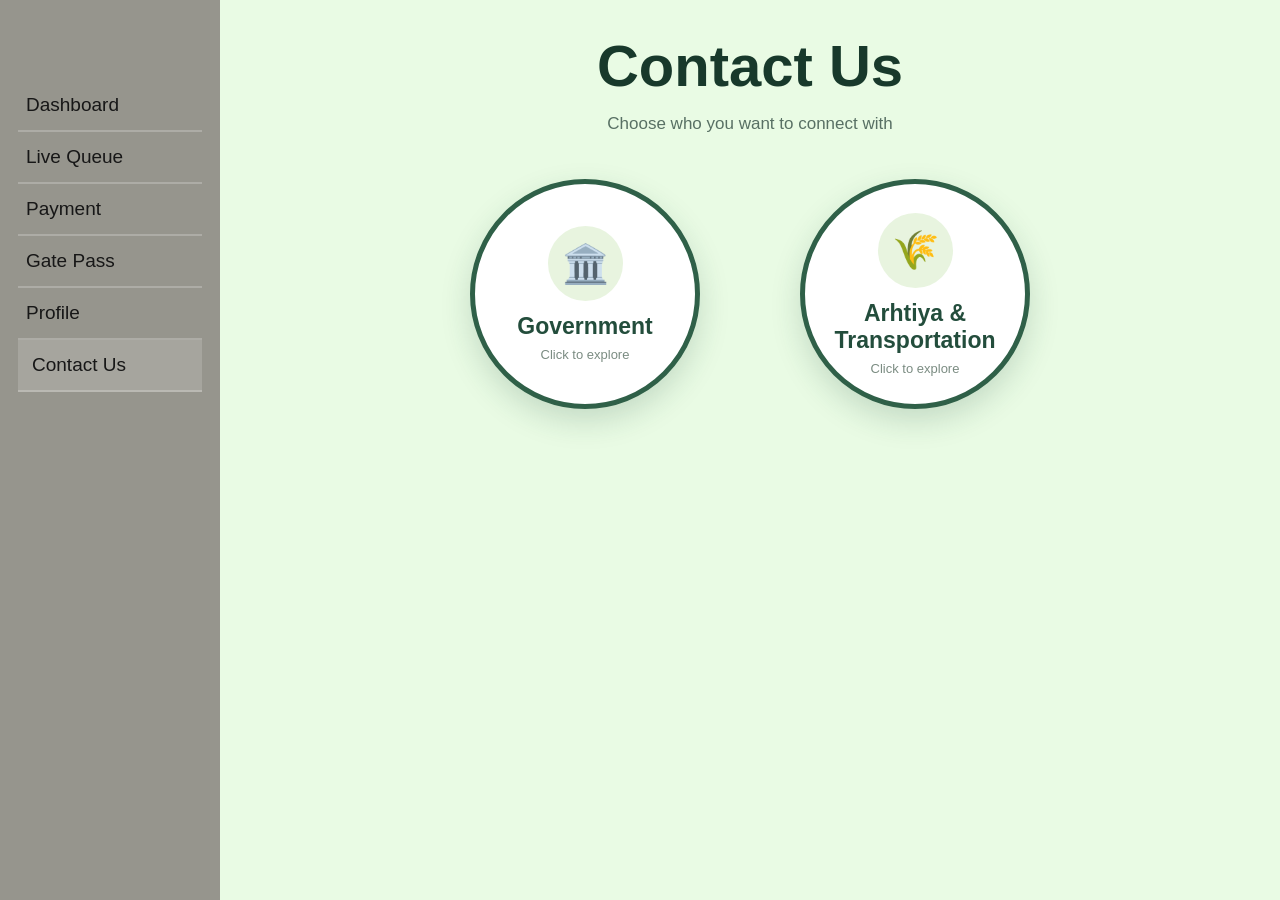
<file: eKharid_Merged/frontend/contact.html>
<!DOCTYPE html>
<html lang="en">

<head>

    <meta charset="UTF-8">
    <meta name="viewport" content="width=device-width, initial-scale=1.0">

    <title>Contact Us - e-Kharid</title>

    <link rel="stylesheet" href="css/style.css">

    <style>

        /* =========================================
           CONTACT PAGE
        ========================================= */

        .contact-page {
            width: 100%;
            max-width: 1000px;
            margin: 0 auto;
        }


        .contact-title {
            text-align: center;
            font-size: clamp(40px, 5vw, 58px);
            font-weight: 800;
            margin-bottom: 15px;
            color: #18392b;
        }


        .contact-subtitle {
            text-align: center;
            color: #587064;
            font-size: 17px;
            margin-bottom: 45px;
        }


        /* =========================================
           CIRCLE SELECTION
        ========================================= */

        .contact-options {

            display: flex;
            justify-content: center;
            align-items: center;

            gap: 100px;

            margin-top: 35px;
            margin-bottom: 45px;

        }


        .contact-option {

            width: 230px;
            height: 230px;

            border-radius: 50%;

            border: 5px solid #2f6048;

            background: white;

            display: flex;
            flex-direction: column;

            justify-content: center;
            align-items: center;

            cursor: pointer;

            box-shadow:
                0 12px 30px rgba(35, 77, 60, 0.18);

            transition: all 0.3s ease;

        }


        .contact-option:hover {

            transform: translateY(-10px) scale(1.03);

            border-color: #d6a63c;

            box-shadow:
                0 20px 40px rgba(35, 77, 60, 0.25);

        }


        .contact-icon {

            width: 75px;
            height: 75px;

            border-radius: 50%;

            background: #e8f4df;

            display: flex;
            align-items: center;
            justify-content: center;

            font-size: 38px;

            margin-bottom: 12px;

        }


        .contact-option h2 {

            margin: 0;

            color: #234d3c;

            font-size: 23px;

            text-align: center;

        }


        .contact-option p {

            margin-top: 7px;

            color: #7b8c82;

            font-size: 13px;

        }


        /* =========================================
           HIDDEN SECTIONS
        ========================================= */

        .contact-section {

            display: none;

            background: white;

            border-radius: 18px;

            padding: 32px;

            margin-top: 20px;

            border: 1px solid #dce9df;

            box-shadow:
                0 15px 40px rgba(35, 77, 60, 0.12);

            animation: slideDown 0.35s ease;

        }


        .contact-section.show {

            display: block;

        }


        @keyframes slideDown {

            from {

                opacity: 0;

                transform: translateY(-15px);

            }

            to {

                opacity: 1;

                transform: translateY(0);

            }

        }


        /* =========================================
           SECTION HEADER
        ========================================= */

        .section-header {

            display: flex;

            justify-content: space-between;

            align-items: center;

            margin-bottom: 25px;

        }


        .section-header h2 {

            color: #234d3c;

            font-size: 28px;

            margin: 0;

        }


        .close-section {

            border: none;

            background: #e8f4df;

            color: #234d3c;

            width: 38px;

            height: 38px;

            border-radius: 50%;

            font-size: 20px;

            cursor: pointer;

            transition: 0.2s;

        }


        .close-section:hover {

            background: #d6a63c;

            color: white;

        }


        /* =========================================
           GOVERNMENT INFO
        ========================================= */

        .info-grid {

            display: grid;

            grid-template-columns: 1fr 1fr;

            gap: 20px;

        }


        .info-box {

            background: #f3f8ef;

            border-left: 5px solid #2f6048;

            padding: 20px;

            border-radius: 10px;

        }


        .info-box span {

            display: block;

            color: #6c8175;

            font-size: 14px;

            margin-bottom: 6px;

        }


        .info-box strong {

            color: #234d3c;

            font-size: 17px;

        }


        /* =========================================
           BUTTONS
        ========================================= */

        .action-buttons {

            display: flex;

            gap: 15px;

            margin-top: 25px;

            flex-wrap: wrap;

        }


        .action-btn {

            padding: 13px 22px;

            border: none;

            border-radius: 9px;

            font-size: 15px;

            font-weight: 700;

            cursor: pointer;

            background: #2f6048;

            color: white;

            transition: 0.2s;

        }


        .action-btn:hover {

            transform: translateY(-2px);

            background: #234d3c;

        }


        .action-btn.secondary {

            background: #d6a63c;

            color: #1f3429;

        }


        /* =========================================
           ARHTIYA SEARCH
        ========================================= */

        .search-area {

            background: #f3f8ef;

            padding: 22px;

            border-radius: 12px;

            margin-bottom: 22px;

        }


        .search-area label {

            display: block;

            color: #234d3c;

            font-weight: 700;

            margin-bottom: 10px;

        }


        .search-row {

            display: flex;

            gap: 10px;

        }


        .search-row input {

            flex: 1;

            padding: 13px 15px;

            border: 1px solid #ccdacf;

            border-radius: 8px;

            outline: none;

            font-size: 15px;

        }


        .search-row input:focus {

            border-color: #2f6048;

        }


        .search-btn {

            padding: 12px 22px;

            border: none;

            border-radius: 8px;

            background: #2f6048;

            color: white;

            font-weight: 700;

            cursor: pointer;

        }


        /* =========================================
           SEARCH RESULT
        ========================================= */

        .arhtiya-result {

            display: none;

            background: #e8f4df;

            border-radius: 10px;

            padding: 18px;

            margin-top: 15px;

        }


        .arhtiya-result.show {

            display: block;

        }


        .arhtiya-result p {

            margin: 7px 0;

            color: #234d3c;

        }


        /* =========================================
           TRANSPORTATION
        ========================================= */

        .transport-box {

            background: #234d3c;

            color: white;

            padding: 22px;

            border-radius: 12px;

            margin-top: 20px;

        }


        .transport-box h3 {

            margin: 0 0 10px;

            color: #f0c75e;

        }


        .transport-number {

            font-size: 21px;

            font-weight: 800;

        }


        /* =========================================
           COMPLAINT
        ========================================= */

        .complaint-box {

            display: none;

            margin-top: 20px;

            background: #f8faf7;

            border: 1px solid #dce9df;

            padding: 20px;

            border-radius: 10px;

        }


        .complaint-box.show {

            display: block;

        }


        .complaint-box textarea {

            width: 100%;

            min-height: 110px;

            padding: 12px;

            border: 1px solid #ccdacf;

            border-radius: 8px;

            resize: vertical;

            font-family: Arial;

            font-size: 15px;

            box-sizing: border-box;

        }


        .submit-btn {

            margin-top: 12px;

            padding: 11px 20px;

            border: none;

            border-radius: 8px;

            background: #2f6048;

            color: white;

            font-weight: 700;

            cursor: pointer;

        }


        /* =========================================
           AI CHAT
        ========================================= */

        .chat-box {

            display: none;

            margin-top: 20px;

            background: #f3f8ef;

            padding: 20px;

            border-radius: 10px;

        }


        .chat-box.show {

            display: block;

        }


        .chat-box h3 {

            color: #234d3c;

            margin-top: 0;

        }

        .search-area > .action-btn {
            margin-top: 25px;
        }


        .chat-box input {

            width: 100%;

            padding: 12px;

            border: 1px solid #ccdacf;

            border-radius: 8px;

            margin-top: 12px;

            box-sizing: border-box;

        }


        /* =========================================
           MOBILE
        ========================================= */

        @media (max-width: 750px) {

            .contact-options {

                flex-direction: column;

                gap: 30px;

            }


            .contact-option {

                width: 200px;

                height: 200px;

            }


            .info-grid {

                grid-template-columns: 1fr;

            }


            .search-row {

                flex-direction: column;

            }


            .contact-section {

                padding: 22px;

            }

        }

    </style>

</head>


<body>


    <!-- =========================================
         WEBSITE
    ========================================= -->

    <div class="website">


        <!-- =====================================
             SIDEBAR
        ====================================== -->

        <aside class="sidebar">

            <div class="sidebar-menu">

                <button class="menu-item"
                    onclick="window.location.href='index.html'">
                    Dashboard
                </button>


                <button class="menu-item"
                    onclick="window.location.href='queue.html'">
                    Live Queue
                </button>


                <button class="menu-item"
                    onclick="window.location.href='payment.html'">
                    Payment
                </button>


                <button class="menu-item"
                    onclick="window.location.href='gatepass.html'">
                    Gate Pass
                </button>


                <button class="menu-item"
                    onclick="window.location.href='profile.html'">
                    Profile
                </button>


                <button class="menu-item active">
                    Contact Us
                </button>

            </div>

        </aside>



        <!-- =====================================
             MAIN
        ====================================== -->

        <main class="main-content">


            <div class="contact-page">


                <h1 class="contact-title">
                    Contact Us
                </h1>


                <p class="contact-subtitle">
                    Choose who you want to connect with
                </p>



                <!-- =================================
                     CIRCLES
                ================================== -->

                <div class="contact-options">


                    <!-- GOVERNMENT -->

                    <div
                        class="contact-option"
                        onclick="openSection('governmentSection')">

                        <div class="contact-icon">
                            🏛️
                        </div>

                        <h2>
                            Government
                        </h2>

                        <p>
                            Click to explore
                        </p>

                    </div>



                    <!-- ARHTIYA -->

                    <div
                        class="contact-option"
                        onclick="openSection('arhtiyaSection')">

                        <div class="contact-icon">
                            🌾
                        </div>

                        <h2>
                            Arhtiya &
                            Transportation
                        </h2>

                        <p>
                            Click to explore
                        </p>

                    </div>


                </div>



                <!-- =================================
                     GOVERNMENT SECTION
                ================================== -->

                <section
                    id="governmentSection"
                    class="contact-section">


                    <div class="section-header">

                        <h2>
                            🏛️ Government Support
                        </h2>

                        <button
                            class="close-section"
                            onclick="closeSection('governmentSection')">

                            ×

                        </button>

                    </div>



                    <div class="info-grid">


                        <div class="info-box">

                            <span>
                                Email
                            </span>

                            <strong>
                                support@Farmer-Go.gov.in
                            </strong>

                        </div>


                        <div class="info-box">

                            <span>
                                Mobile Number
                            </span>

                            <strong>
                                1800-XXX-XXXX
                            </strong>

                        </div>


                    </div>



                    <div class="action-buttons">

                        <button
                            class="action-btn"
                            onclick="toggleChat()">

                            🤖 AI Chat

                        </button>


                        <button
                            class="action-btn secondary"
                            onclick="toggleComplaint()">

                            📝 Suggestion / Complaint

                        </button>

                    </div>



                    <!-- AI CHAT -->

                    <div
                        id="chatBox"
                        class="chat-box">

                        <h3>
                            🤖 e-Kharid AI Assistant
                        </h3>

                        <p>
                            Hello! 👋 How can I help you?
                        </p>

                        <input
                            type="text"
                            id="chatInput"
                            placeholder="Type your question...">

                        <button
                            class="submit-btn"
                            onclick="sendChat()">

                            Send

                        </button>

                    </div>



                    <!-- COMPLAINT -->

                    <div
                        id="complaintBox"
                        class="complaint-box">

                        <h3>
                            Suggestion / Complaint
                        </h3>

                        <textarea
                            id="complaintText"
                            placeholder="Write your suggestion or complaint...">
                        </textarea>

                        <button
                            class="submit-btn"
                            onclick="submitComplaint()">

                            Submit

                        </button>

                    </div>


                </section>



                <!-- =================================
                     ARHTIYA SECTION
                ================================== -->

                <section
                    id="arhtiyaSection"
                    class="contact-section">


                    <div class="section-header">

                        <h2>
                            🌾 Arhtiya & Transportation
                        </h2>

                        <button
                            class="close-section"
                            onclick="closeSection('arhtiyaSection')">

                            ×

                        </button>

                    </div>



                    <!-- SEARCH -->

                    <div class="search-area">

                        <label>
                            Search Registered Arhtiya
                        </label>


                        <div class="search-row">

                            <input
                                type="text"
                                id="arhtiyaSearch"
                                placeholder="Enter Arhtiya name or ID">


                            <button
                                class="search-btn"
                                onclick="searchArhtiya()">

                                🔍 Search

                            </button>

                        </div>


                        <!-- RESULT -->

                        <div
                            id="arhtiyaResult"
                            class="arhtiya-result">

                            <p>
                                <strong>
                                    Arhtiya:
                                </strong>

                                <span id="arhtiyaName"></span>
                            </p>

                            <p>
                                <strong>
                                    Status:
                                </strong>

                                Registered ✓
                            </p>

                            <p>
                                <strong>
                                    Contact:
                                </strong>

                                Available through e-Kharid
                            </p>

                        </div>


                        <button
                            class="action-btn secondary"
                            onclick="toggleArhtiyaComplaint()">

                            📝 Complaint Box

                        </button>


                        <div
                            id="arhtiyaComplaint"
                            class="complaint-box">

                            <h3>
                                Arhtiya Complaint
                            </h3>

                            <textarea
                                placeholder="Write your complaint...">
                            </textarea>

                            <button
                                class="submit-btn"
                                onclick="submitComplaint()">

                                Submit Complaint

                            </button>

                        </div>

                    </div>



                    <!-- TRANSPORT -->

                    <div class="transport-box">

                        <h3>
                            🚜 Transportation Number
                        </h3>

                        <div class="transport-number">

                            📞 1800-XXX-XXXX

                        </div>

                    </div>


                </section>


            </div>

        </main>

    </div>



    <!-- =========================================
         JAVASCRIPT
    ========================================= -->

    <script src="js/script.js"></script>


    <script>

        /* =====================================
           OPEN SECTION
        ===================================== */

        function openSection(sectionId) {

            // Close both sections first

            document
                .querySelectorAll(".contact-section")
                .forEach(function(section) {

                    section.classList.remove("show");

                });


            // Open selected section

            const section =
                document.getElementById(sectionId);

            section.classList.add("show");


            // Scroll smoothly

            setTimeout(function() {

                section.scrollIntoView({
                    behavior: "smooth",
                    block: "start"
                });

            }, 100);

        }



        /* =====================================
           CLOSE SECTION
        ===================================== */

        function closeSection(sectionId) {

            document
                .getElementById(sectionId)
                .classList.remove("show");

        }



        /* =====================================
           AI CHAT
        ===================================== */

        function toggleChat() {

            const box =
                document.getElementById("chatBox");

            box.classList.toggle("show");

        }


        function sendChat() {

            const input =
                document.getElementById("chatInput");


            if (input.value.trim() === "") {

                alert("Please enter your question.");

                return;

            }


            alert(
                "AI Assistant received your query. (Demo)"
            );


            input.value = "";

        }



        /* =====================================
           GOVERNMENT COMPLAINT
        ===================================== */

        function toggleComplaint() {

            const box =
                document.getElementById("complaintBox");

            box.classList.toggle("show");

        }



        /* =====================================
           ARHTIYA SEARCH
        ===================================== */

        function searchArhtiya() {

            const input =
                document.getElementById("arhtiyaSearch");

            const result =
                document.getElementById("arhtiyaResult");

            const name =
                document.getElementById("arhtiyaName");


            if (input.value.trim() === "") {

                alert("Please enter an Arhtiya name or ID.");

                return;

            }


            name.textContent =
                input.value;

            result.classList.add("show");

        }

        



        /* =====================================
           ARHTIYA COMPLAINT
        ===================================== */

        function toggleArhtiyaComplaint() {

            const box =
                document.getElementById("arhtiyaComplaint");

            box.classList.toggle("show");

        }



        /* =====================================
           SUBMIT COMPLAINT
        ===================================== */

        function submitComplaint() {

            alert(
                "Your complaint has been submitted successfully! ✓"
            );

        }

    </script>


</body>

</html>
</file>
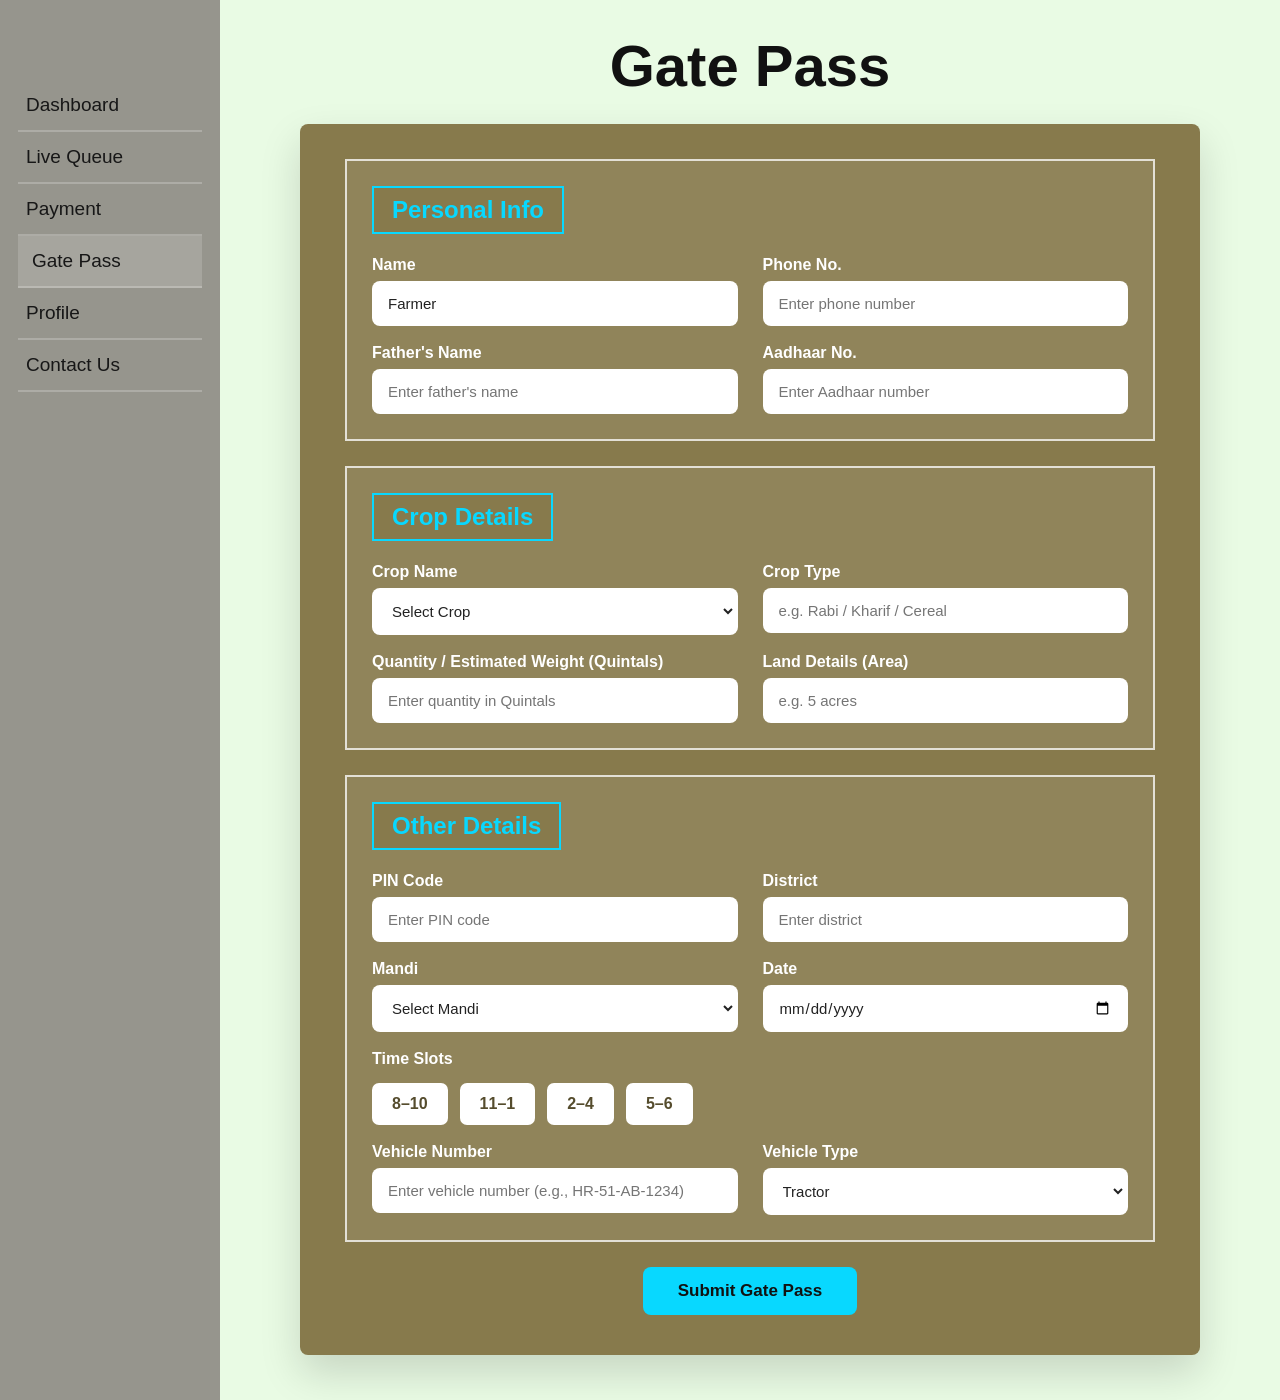
<file: eKharid_Merged/frontend/gatepass.html>
<!DOCTYPE html>
<html lang="en">

<head>
    <meta charset="UTF-8">
    <meta name="viewport" content="width=device-width, initial-scale=1.0">

    <title>Gate Pass - e-Kharid</title>

    <!-- Same CSS -->
    <link rel="stylesheet" href="css/style.css">

    <!-- Gate Pass CSS -->
    <style>
        /* =========================
           GATE PASS PAGE
        ========================== */

        .gatepass-page {
            width: 100%;
            max-width: 900px;
            margin: 0 auto;
        }

        .gatepass-title {
            text-align: center;
            font-size: clamp(38px, 5vw, 58px);
            margin-bottom: 25px;
            font-weight: 800;
        }

        .gatepass-form {
            background: #877a4c;
            padding: 35px 45px 40px;
            border-radius: 8px;
            box-shadow: 0 18px 40px rgba(0, 0, 0, 0.15);
        }

        .form-heading {
            display: inline-block;
            color: #08d8ff;
            font-size: 24px;
            font-weight: 800;
            padding: 8px 18px;
            border: 2px solid #08d8ff;
            margin-bottom: 22px;
            background: #877a4c;
        }

        .form-section {
            background: rgba(255, 255, 255, 0.08);
            border: 2px solid rgba(255, 255, 255, 0.75);
            padding: 25px;
            margin-bottom: 25px;
        }

        .form-grid {
            display: grid;
            grid-template-columns: 1fr 1fr;
            gap: 18px 25px;
        }

        .form-group {
            display: flex;
            flex-direction: column;
        }

        .form-group.full {
            grid-column: 1 / -1;
        }

        .form-group label {
            color: white;
            font-weight: 600;
            margin: 0 0 7px;
        }

        .form-group input,
        .form-group select {
            width: 100%;
            padding: 12px 14px;
            border: 2px solid transparent;
            border-radius: 8px;
            font-size: 15px;
            outline: none;
            background: white;
            color: #222;
        }

        .form-group input:focus,
        .form-group select:focus {
            border-color: #08d8ff;
        }

        /* TIME SLOTS */

        .time-slots {
            display: flex;
            flex-wrap: wrap;
            gap: 12px;
            margin-top: 8px;
        }

        .time-slots input {
            display: none;
        }

        .time-slots label {
            padding: 10px 18px;
            background: white;
            color: #554c2d;
            border: 2px solid transparent;
            border-radius: 7px;
            cursor: pointer;
            font-weight: 700;
            margin: 0;
            transition: 0.2s;
        }

        .time-slots label:hover {
            transform: translateY(-2px);
        }

        .time-slots input:checked + label {
            background: #08d8ff;
            color: #111;
            border-color: #111;
        }

        /* SUBMIT */

        .submit-container {
            text-align: center;
            margin-top: 10px;
        }

        .submit-btn {
            padding: 14px 35px;
            border: none;
            border-radius: 8px;
            background: #08d8ff;
            color: #111;
            font-size: 17px;
            font-weight: 800;
            cursor: pointer;
            transition: 0.2s;
        }

        .submit-btn:hover {
            transform: translateY(-3px);
            box-shadow: 0 8px 20px rgba(0, 0, 0, 0.2);
        }

        /* SUCCESS MESSAGE */

        .success-message {
            display: none;
            margin-top: 25px;
            padding: 20px;
            background: white;
            border-radius: 10px;
            text-align: center;
        }

        .success-message.show {
            display: block;
        }

        .success-message h3 {
            color: #554c2d;
            margin-bottom: 8px;
        }

        .success-message p {
            color: #333;
        }

        /* MOBILE */

        @media (max-width: 700px) {
            .gatepass-form {
                padding: 25px 18px;
            }

            .form-grid {
                grid-template-columns: 1fr;
            }

            .form-group.full {
                grid-column: auto;
            }

            .form-section {
                padding: 18px;
            }

            .time-slots {
                gap: 8px;
            }

            .time-slots label {
                padding: 9px 12px;
                font-size: 13px;
            }
        }
    </style>
</head>

<body>

    <div class="website">

        <!-- =========================
             SIDEBAR
        ========================== -->

        <aside class="sidebar">

            <div class="sidebar-menu">

                <button class="menu-item" onclick="window.location.href='index.html'">
                    Dashboard
                </button>

                <button class="menu-item" onclick="window.location.href='queue.html'">
                    Live Queue
                </button>

                <button class="menu-item" onclick="window.location.href='payment.html'">
                    Payment
                </button>

                <button class="menu-item active">
                    Gate Pass
                </button>

                <button class="menu-item" onclick="window.location.href='profile.html'">
                    Profile
                </button>

                <button class="menu-item" onclick="window.location.href='contact.html'">
                    Contact Us
                </button>

            </div>

        </aside>

        <!-- =========================
             MAIN CONTENT
        ========================== -->

        <main class="main-content">

            <div class="gatepass-page">

                <h1 class="gatepass-title">
                    Gate Pass
                </h1>

                <form class="gatepass-form" id="gatePassForm" onsubmit="handleGatePassSubmit(event)">

                    <!-- =========================
                         PERSONAL INFORMATION
                    ========================== -->

                    <section class="form-section">

                        <h2 class="form-heading">
                            Personal Info
                        </h2>

                        <div class="form-grid">

                            <div class="form-group">
                                <label for="name">
                                    Name
                                </label>

                                <input type="text" id="name" placeholder="Enter your name" required>
                            </div>

                            <div class="form-group">
                                <label for="phone">
                                    Phone No.
                                </label>

                                <input type="tel" id="phone" placeholder="Enter phone number" required>
                            </div>

                            <div class="form-group">
                                <label for="fatherName">
                                    Father's Name
                                </label>

                                <input type="text" id="fatherName" placeholder="Enter father's name" required>
                            </div>

                            <div class="form-group">
                                <label for="aadhaar">
                                    Aadhaar No.
                                </label>

                                <input type="text" id="aadhaar" placeholder="Enter Aadhaar number" maxlength="12" required>
                            </div>

                        </div>

                    </section>

                    <!-- =========================
                         CROP DETAILS
                    ========================== -->

                    <section class="form-section">

                        <h2 class="form-heading">
                            Crop Details
                        </h2>

                        <div class="form-grid">

                            <div class="form-group">
                                <label for="cropName">
                                    Crop Name
                                </label>

                                <select id="cropName" required>
                                    <option value="">Select Crop</option>
                                    <option value="Wheat">Wheat</option>
                                    <option value="Rice">Rice</option>
                                    <option value="Maize">Maize</option>
                                    <option value="Mustard">Mustard</option>
                                    <option value="Bajra">Bajra</option>
                                    <option value="Other">Other</option>
                                </select>
                            </div>

                            <div class="form-group">
                                <label for="cropType">
                                    Crop Type
                                </label>

                                <input type="text" id="cropType" placeholder="e.g. Rabi / Kharif / Cereal" required>
                            </div>

                            <div class="form-group">
                                <label for="estimatedWeight">
                                    Quantity / Estimated Weight (Quintals)
                                </label>

                                <input type="number" id="estimatedWeight" placeholder="Enter quantity in Quintals" step="0.1" min="0.1" required>
                            </div>

                            <div class="form-group">
                                <label for="landArea">
                                    Land Details (Area)
                                </label>

                                <input type="text" id="landArea" placeholder="e.g. 5 acres" required>
                            </div>

                        </div>

                    </section>

                    <!-- =========================
                         OTHER DETAILS
                    ========================== -->

                    <section class="form-section">

                        <h2 class="form-heading">
                            Other Details
                        </h2>

                        <div class="form-grid">

                            <div class="form-group">
                                <label for="pincode">
                                    PIN Code
                                </label>

                                <input type="text" id="pincode" placeholder="Enter PIN code" maxlength="6" required>
                            </div>

                            <div class="form-group">
                                <label for="district">
                                    District
                                </label>

                                <input type="text" id="district" placeholder="Enter district" required>
                            </div>

                            <div class="form-group">
                                <label for="mandi">
                                    Mandi
                                </label>

                                <select id="mandi" required>
                                    <option value="">Select Mandi</option>
                                    <option value="Faridabad Mandi">Faridabad Mandi</option>
                                    <option value="Karnal Mandi">Karnal Mandi</option>
                                    <option value="Ambala Mandi">Ambala Mandi</option>
                                </select>
                            </div>

                            <div class="form-group">
                                <label for="desiredDate">
                                    Date
                                </label>

                                <input type="date" id="desiredDate" required>
                            </div>

                            <!-- TIME SLOTS -->

                            <div class="form-group full">
                                <label>
                                    Time Slots
                                </label>

                                <div class="time-slots">
                                    <input type="radio" id="slot1" name="timeSlot" value="08:00 - 10:00" required>
                                    <label for="slot1">8–10</label>

                                    <input type="radio" id="slot2" name="timeSlot" value="11:00 - 13:00">
                                    <label for="slot2">11–1</label>

                                    <input type="radio" id="slot3" name="timeSlot" value="14:00 - 16:00">
                                    <label for="slot3">2–4</label>

                                    <input type="radio" id="slot4" name="timeSlot" value="17:00 - 18:00">
                                    <label for="slot4">5–6</label>
                                </div>
                            </div>

                            <!-- VEHICLE -->

                            <div class="form-group">
                                <label for="vehicleNumber">
                                    Vehicle Number
                                </label>

                                <input type="text" id="vehicleNumber" placeholder="Enter vehicle number (e.g., HR-51-AB-1234)" required>
                            </div>

                            <div class="form-group">
                                <label for="vehicleType">
                                    Vehicle Type
                                </label>

                                <select id="vehicleType" required>
                                    <option value="Tractor">Tractor</option>
                                    <option value="Trolley">Trolley</option>
                                    <option value="Truck">Truck</option>
                                </select>
                            </div>

                        </div>

                    </section>

                    <!-- SUBMIT -->

                    <div class="submit-container">
                        <button type="submit" class="submit-btn">
                            Submit Gate Pass
                        </button>
                    </div>

                    <!-- SUCCESS -->

                    <div id="successMessage" class="success-message">
                        <h3>
                            ✓ Gate Pass Submitted
                        </h3>

                        <p>
                            Your gate pass request has been submitted successfully.
                        </p>
                    </div>

                </form>

            </div>

        </main>

    </div>

    <!-- JAVASCRIPT -->
    <script src="js/script.js"></script>

</body>

</html>
</file>
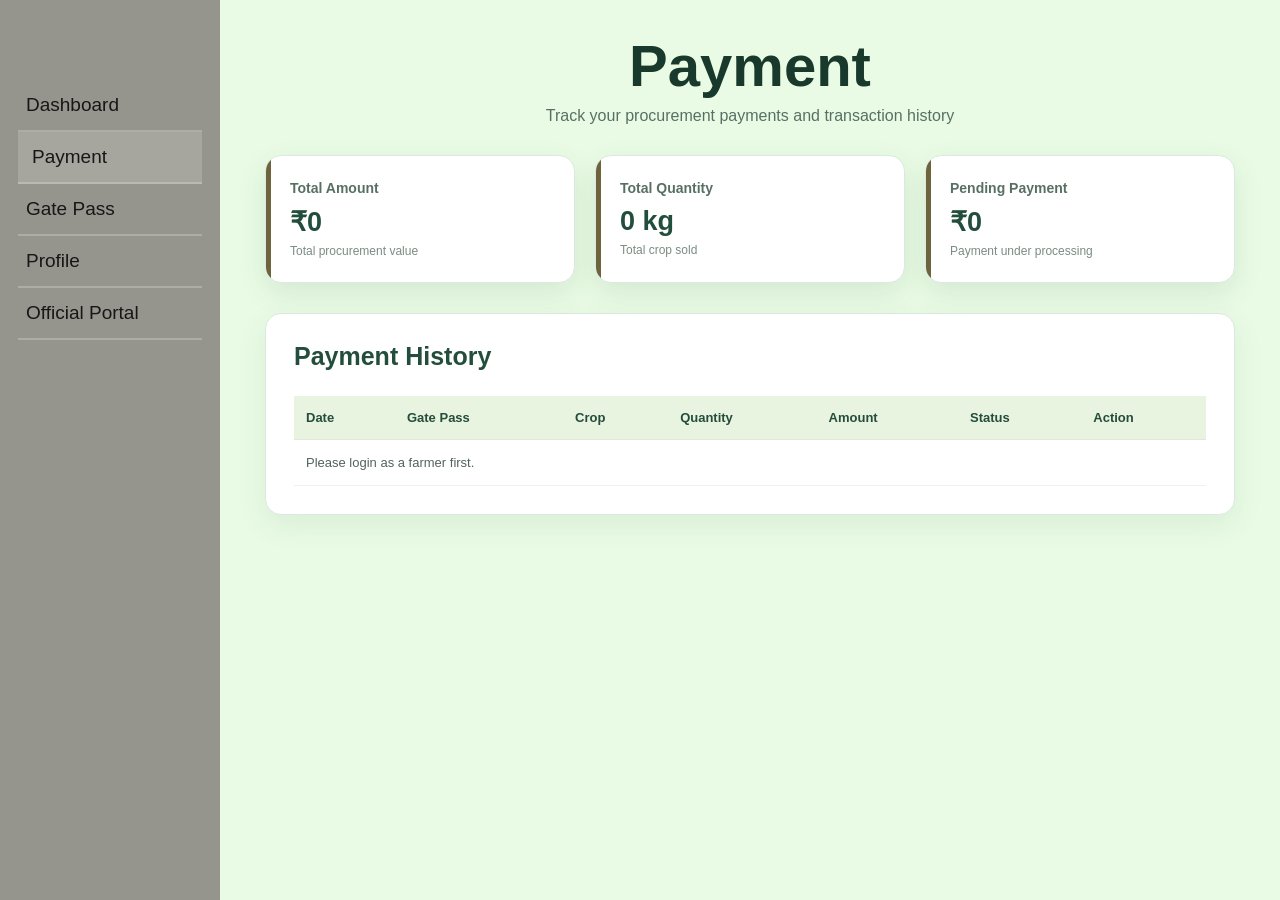
<file: eKharid_Merged/frontend/payment.html>
<!DOCTYPE html>
<html lang="en">

<head>
    <meta charset="UTF-8">
    <meta name="viewport" content="width=device-width, initial-scale=1.0">
    <title>Payment - e-Kharid</title>
    <link rel="stylesheet" href="css/style.css">
    <style>
        .payment-page {
            width: 100%;
            max-width: 1100px;
            margin: 0 auto;
        }

        .payment-title {
            text-align: center;
            font-size: clamp(40px, 5vw, 58px);
            font-weight: 800;
            color: #18392b;
            margin-bottom: 8px;
        }

        .payment-subtitle {
            text-align: center;
            color: #587064;
            font-size: 16px;
            margin-bottom: 30px;
        }

        .payment-summary {
            display: grid;
            grid-template-columns: repeat(3, 1fr);
            gap: 20px;
            margin-bottom: 30px;
        }

        .summary-card {
            background: white;
            border-radius: 16px;
            padding: 24px;
            border: 1px solid #dce9df;
            box-shadow: 0 10px 28px rgba(35, 77, 60, 0.10);
            position: relative;
            overflow: hidden;
        }

        .summary-card::before {
            content: "";
            position: absolute;
            left: 0;
            top: 0;
            width: 5px;
            height: 100%;
            background: #6d633d;
        }

        .summary-card h3 {
            color: #587064;
            font-size: 14px;
            margin-bottom: 10px;
            font-weight: 700;
        }

        .summary-amount {
            font-size: 27px;
            font-weight: 800;
            color: #234d3c;
        }

        .summary-description {
            margin-top: 6px;
            font-size: 12px;
            color: #7b8c82;
        }

        .payment-section {
            background: white;
            border-radius: 16px;
            padding: 28px;
            margin-bottom: 25px;
            border: 1px solid #dce9df;
            box-shadow: 0 10px 30px rgba(35, 77, 60, 0.08);
        }

        .payment-section-title {
            color: #234d3c;
            font-size: 25px;
            font-weight: 800;
            margin-bottom: 25px;
        }

        .table-wrapper {
            width: 100%;
            overflow-x: auto;
        }

        .payment-table {
            width: 100%;
            min-width: 750px;
            border-collapse: collapse;
        }

        .payment-table thead {
            background: #e8f4df;
        }

        .payment-table th {
            padding: 14px 12px;
            text-align: left;
            color: #234d3c;
            font-size: 13px;
            font-weight: 800;
            border-bottom: 1px solid #dce9df;
        }

        .payment-table td {
            padding: 15px 12px;
            color: #52635a;
            font-size: 13px;
            border-bottom: 1px solid #edf2ee;
        }

        .amount-cell {
            font-weight: 800;
            color: #234d3c !important;
        }

        .status-badge {
            display: inline-block;
            padding: 6px 13px;
            border-radius: 20px;
            font-size: 11px;
            font-weight: 800;
        }

        .status-paid {
            background: #e3f0e2;
            color: #37653b;
        }

        .status-processing {
            background: #fff2d8;
            color: #9a6a13;
        }

        .payment-view-btn {
            background: #6d633d;
            color: white;
            border: none;
            padding: 8px 16px;
            border-radius: 7px;
            font-size: 12px;
            font-weight: 700;
            cursor: pointer;
        }

        .transaction-modal {
            display: none;
            position: fixed;
            inset: 0;
            background: rgba(0, 0, 0, 0.55);
            justify-content: center;
            align-items: center;
            padding: 20px;
            z-index: 1000;
        }

        .transaction-modal.show {
            display: flex;
        }

        .transaction-box {
            width: 100%;
            max-width: 600px;
            background: white;
            border-radius: 18px;
            padding: 30px;
            position: relative;
        }

        .close-modal {
            position: absolute;
            top: 12px;
            right: 18px;
            border: none;
            background: transparent;
            font-size: 30px;
            cursor: pointer;
        }

        .modal-details {
            background: #f8fbf7;
            border: 1px solid #dce9df;
            border-radius: 10px;
            padding: 8px 16px;
        }

        .modal-detail-row {
            display: flex;
            justify-content: space-between;
            padding: 12px 0;
            border-bottom: 1px solid #e1e9e3;
            font-size: 13px;
        }

        .download-receipt {
            width: 100%;
            margin-top: 20px;
            padding: 13px;
            background: #08d8ff;
            color: #111;
            border: none;
            border-radius: 8px;
            font-weight: 800;
            cursor: pointer;
        }
    </style>
</head>

<body>
    <div class="website">
        <aside class="sidebar">
            <div class="sidebar-menu">
                <button class="menu-item" onclick="window.location.href='index.html'">Dashboard</button>
                <button class="menu-item active">Payment</button>
                <button class="menu-item" onclick="window.location.href='gatepass.html'">Gate Pass</button>
                <button class="menu-item" onclick="window.location.href='profile.html'">Profile</button>
                <button class="menu-item" onclick="window.location.href='official.html'">Official Portal</button>
            </div>
        </aside>

        <main class="main-content">
            <div class="payment-page">
                <h1 class="payment-title">Payment</h1>
                <p class="payment-subtitle">Track your procurement payments and transaction history</p>

                <div class="payment-summary">
                    <div class="summary-card">
                        <h3>Total Amount</h3>
                        <div class="summary-amount" id="totalAmount">₹0</div>
                        <div class="summary-description">Total procurement value</div>
                    </div>
                    <div class="summary-card">
                        <h3>Total Quantity</h3>
                        <div class="summary-amount" id="totalQuantity">0 kg</div>
                        <div class="summary-description">Total crop sold</div>
                    </div>
                    <div class="summary-card">
                        <h3>Pending Payment</h3>
                        <div class="summary-amount" id="pendingAmount">₹0</div>
                        <div class="summary-description">Payment under processing</div>
                    </div>
                </div>

                <section class="payment-section">
                    <h2 class="payment-section-title">Payment History</h2>
                    <div class="table-wrapper">
                        <table class="payment-table">
                            <thead>
                                <tr>
                                    <th>Date</th>
                                    <th>Gate Pass</th>
                                    <th>Crop</th>
                                    <th>Quantity</th>
                                    <th>Amount</th>
                                    <th>Status</th>
                                    <th>Action</th>
                                </tr>
                            </thead>
                            <tbody id="paymentTableBody">
                                <!-- Dynamic Loading -->
                            </tbody>
                        </table>
                    </div>
                </section>
            </div>
        </main>
    </div>

    <!-- TRANSACTION MODAL -->
    <div class="transaction-modal" id="transactionModal">
        <div class="transaction-box">
            <button class="close-modal" onclick="closeTransaction()">&times;</button>
            <h2>Transaction Details</h2>
            <div class="modal-details">
                <div class="modal-detail-row"><span>Farmer Name</span><span id="modalFarmer">-</span></div>
                <div class="modal-detail-row"><span>Gate Pass</span><span id="modalGatePass">-</span></div>
                <div class="modal-detail-row"><span>Crop</span><span id="modalCrop">-</span></div>
                <div class="modal-detail-row"><span>Quantity</span><span id="modalQuantity">-</span></div>
                <div class="modal-detail-row"><span>Final Amount</span><span id="modalFinalAmount">-</span></div>
            </div>
            <button class="download-receipt" onclick="downloadReceipt()">↓ Download Transaction Receipt</button>
        </div>
    </div>

    <script src="js/script.js"></script>
    <script>
        let paymentsData = [];
        let currentTransaction = null;

        async function fetchPaymentDetails() {
            const farmerId = getFarmerId();
            const tbody = document.getElementById("paymentTableBody");
            if (!farmerId) {
                tbody.innerHTML = '<tr><td colspan="7">Please login as a farmer first.</td></tr>';
                return;
            }
            try {
                const history = await apiGet(`/payment/history/${farmerId}`);
                paymentsData = [];
                for (const p of history) {
                    let gate = {};
                    try { gate = await apiGet(`/gate-pass/${p.gate_pass_id}`); } catch (_) {}
                    paymentsData.push({
                        ...p,
                        date: p.payment_date,
                        crop_name: gate.crop_name || "-",
                        quantity: gate.estimated_weight || 0,
                        farmer_name: getUserName()
                    });
                }
                renderPayments();
            } catch (err) {
                console.error(err);
                tbody.innerHTML = `<tr><td colspan="7">${err.message}</td></tr>`;
            }
        }

        function renderPayments() {
            const tbody = document.getElementById("paymentTableBody");
            tbody.innerHTML = "";
            let totalAmt=0,totalQty=0,pendingAmt=0;
            paymentsData.forEach((txn,idx)=>{
                totalAmt += Number(txn.amount||0);
                totalQty += Number(txn.quantity||0);
                if ((txn.status||'').toUpperCase() !== 'PAID') pendingAmt += Number(txn.amount||0);
                const tr=document.createElement('tr');
                tr.innerHTML=`<td>${txn.date||'N/A'}</td><td>${txn.gate_pass_id}</td><td>${txn.crop_name}</td><td>${txn.quantity} Quintals</td><td class="amount-cell">₹${Number(txn.amount||0).toLocaleString('en-IN')}</td><td><span class="status-badge ${String(txn.status).toUpperCase()==='PAID'?'status-paid':'status-processing'}">${txn.status}</span></td><td><button class="payment-view-btn" onclick="viewTransaction(${idx})">View</button></td>`;
                tbody.appendChild(tr);
            });
            document.getElementById('totalAmount').textContent=`₹${totalAmt.toLocaleString('en-IN')}`;
            document.getElementById('totalQuantity').textContent=`${totalQty.toLocaleString('en-IN')} Quintals`;
            document.getElementById('pendingAmount').textContent=`₹${pendingAmt.toLocaleString('en-IN')}`;
        }

        function viewTransaction(index){
            currentTransaction=paymentsData[index];
            document.getElementById('modalFarmer').textContent=currentTransaction.farmer_name||getUserName();
            document.getElementById('modalGatePass').textContent=currentTransaction.gate_pass_id;
            document.getElementById('modalCrop').textContent=currentTransaction.crop_name;
            document.getElementById('modalQuantity').textContent=currentTransaction.quantity+' Quintals';
            document.getElementById('modalFinalAmount').textContent='₹'+Number(currentTransaction.amount||0).toLocaleString('en-IN');
            document.getElementById('transactionModal').classList.add('show');
        }

        function closeTransaction(){document.getElementById('transactionModal').classList.remove('show');}

        function downloadReceipt(){
            if(!currentTransaction)return;
            const content=`e-KHARID RECEIPT\nFarmer: ${currentTransaction.farmer_name}\nGate Pass: ${currentTransaction.gate_pass_id}\nCrop: ${currentTransaction.crop_name}\nQuantity: ${currentTransaction.quantity} Quintals\nAmount: ₹${currentTransaction.amount}\nDate: ${currentTransaction.date}\nTransaction ID: ${currentTransaction.transaction_id}\nStatus: ${currentTransaction.status}`;
            const blob=new Blob([content],{type:'text/plain'});
            const link=document.createElement('a');
            link.href=URL.createObjectURL(blob);
            link.download=`Receipt_${currentTransaction.gate_pass_id}.txt`;
            link.click();
        }

        document.addEventListener('DOMContentLoaded',fetchPaymentDetails);
    </script>
</body>

</html>
</file>
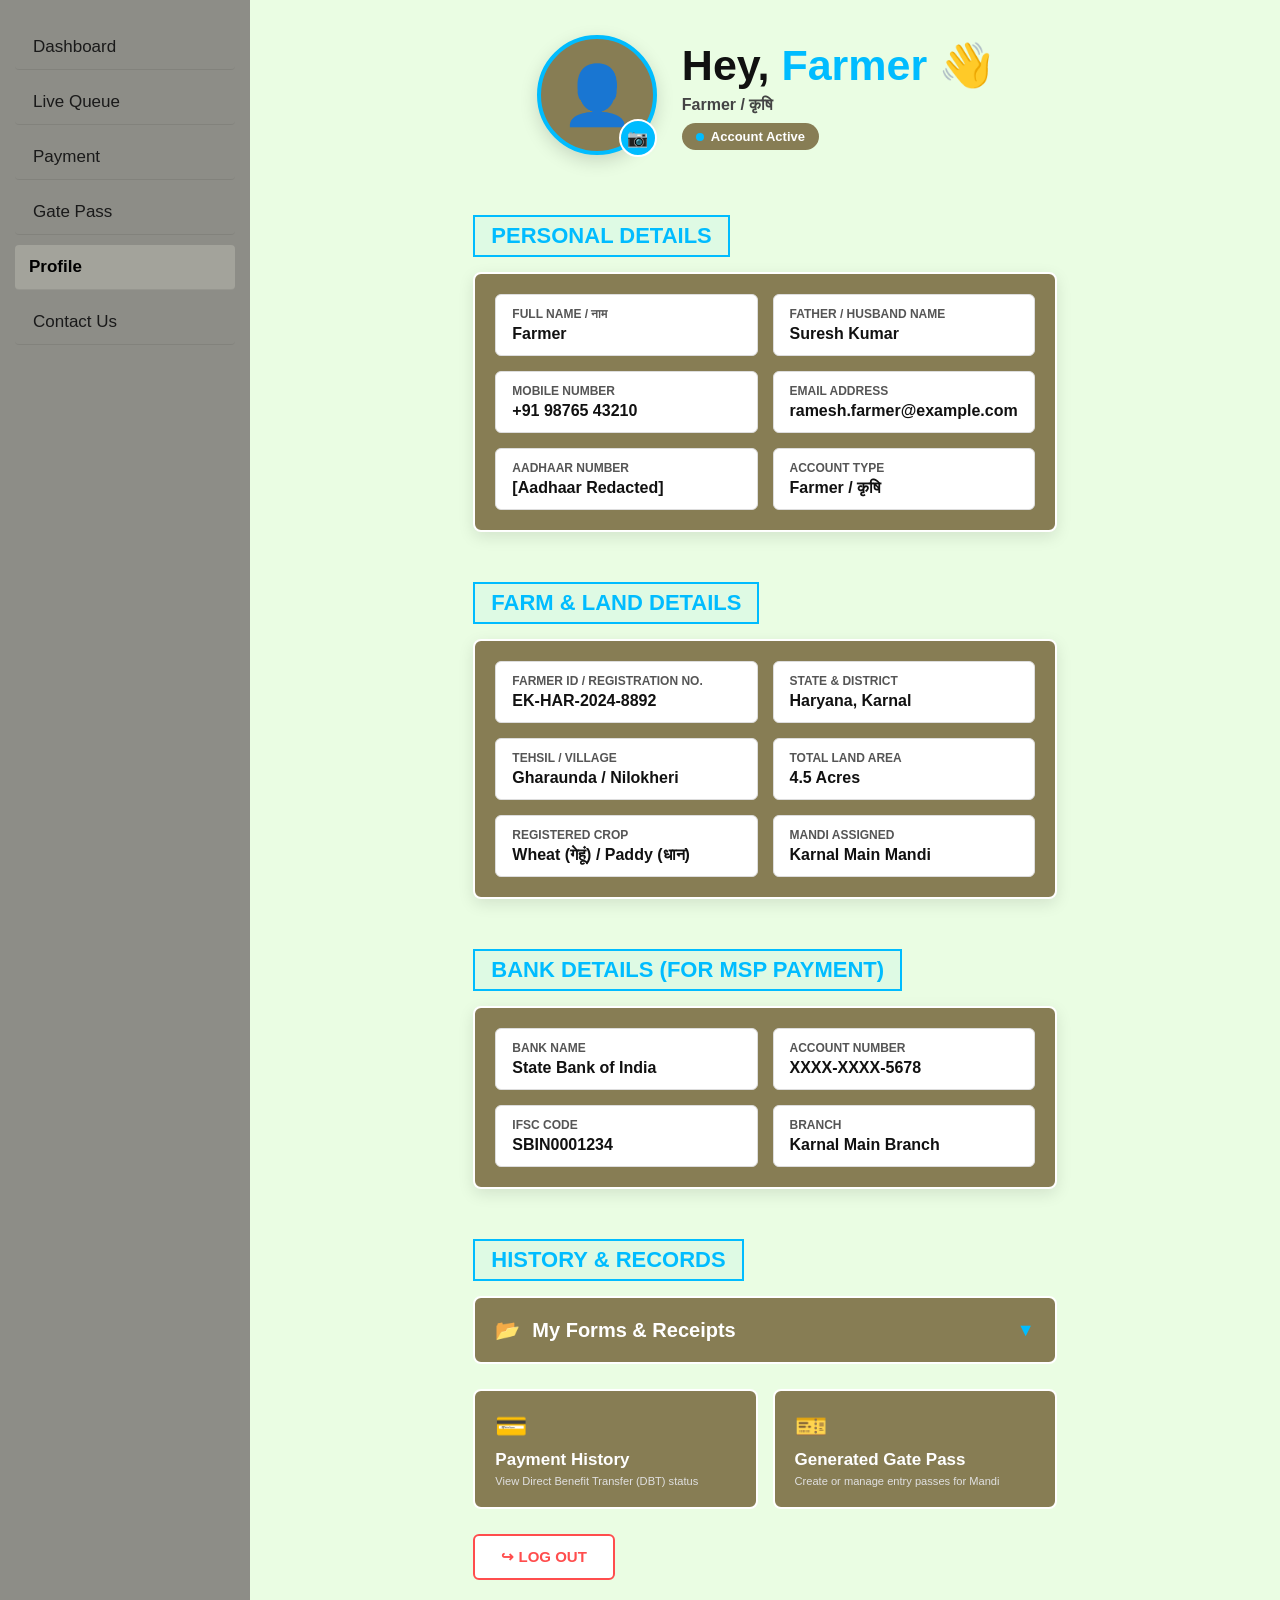
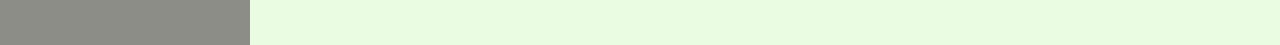
<file: eKharid_Merged/frontend/profile.html>
<!DOCTYPE html>
<html lang="en">

<head>
    <meta charset="UTF-8">
    <meta name="viewport" content="width=device-width, initial-scale=1.0">
    <title>Profile - e-Kharid</title>
    <link rel="stylesheet" href="css/style.css">
    <style>
        /* =====================================================
           GLOBAL RESET & EXACT THEME MATCH
        ===================================================== */
        * {
            box-sizing: border-box;
            margin: 0;
            padding: 0;
        }

        body {
            font-family: Arial, sans-serif;
            background-color: #eafde3;
        }

        .website {
            display: flex;
            min-height: 100vh;
            width: 100%;
        }

        /* =====================================================
           SIDEBAR (Matching Image Grey Theme)
        ===================================================== */
        .sidebar {
            width: 250px;
            background-color: #8d8d87;
            padding: 25px 15px;
            flex-shrink: 0;
        }

        .sidebar-menu {
            display: flex;
            flex-direction: column;
            gap: 10px;
        }

        .menu-item {
            width: 100%;
            padding: 12px 18px;
            background: transparent;
            border: none;
            color: #1a1a1a;
            font-size: 17px;
            font-weight: 500;
            text-align: left;
            border-radius: 4px;
            cursor: pointer;
            transition: 0.2s;
            border-bottom: 1px solid rgba(0, 0, 0, 0.08);
        }

        .menu-item:hover {
            background: rgba(255, 255, 255, 0.2);
        }

        .menu-item.active {
            background: #a3a39b;
            color: #000000;
            font-weight: bold;
        }

        /* =====================================================
           MAIN CONTENT & THEME CARDS
        ===================================================== */
        .main-content {
            flex-grow: 1;
            width: calc(100% - 250px);
        }

        .profile-content {
            min-height: 100vh;
            padding: 35px 45px;
            background: #eafde3;
        }

        /* PROFILE HEADER */
        .profile-header {
            display: flex;
            align-items: center;
            gap: 25px;
            margin-bottom: 35px;
            text-align: left;
        }

        .profile-photo-wrapper {
            position: relative;
            width: 120px;
            height: 120px;
            flex-shrink: 0;
        }

        .profile-photo {
            width: 120px;
            height: 120px;
            border-radius: 50%;
            background: #877d54;
            color: #ffffff;
            display: flex;
            align-items: center;
            justify-content: center;
            font-size: 58px;
            border: 4px solid #00bcff;
            box-shadow: 0 6px 18px rgba(0, 0, 0, 0.15);
        }

        .camera-btn {
            position: absolute;
            bottom: -2px;
            right: 0;
            width: 38px;
            height: 38px;
            border-radius: 50%;
            border: 2px solid white;
            background: #00bcff;
            color: white;
            cursor: pointer;
            font-size: 17px;
            display: flex;
            align-items: center;
            justify-content: center;
            transition: 0.2s;
        }

        .camera-btn:hover {
            transform: scale(1.08);
            background: #009cd5;
        }

        .profile-greeting h1 {
            margin: 0;
            font-size: clamp(30px, 4vw, 43px);
            font-weight: 800;
            color: #111111;
        }

        .profile-greeting h1 span {
            color: #00bcff;
        }

        .profile-greeting p {
            margin-top: 5px;
            margin-bottom: 0;
            color: #444444;
            font-size: 16px;
            font-weight: bold;
        }

        .status-badge {
            display: inline-flex;
            align-items: center;
            gap: 7px;
            margin-top: 9px;
            padding: 6px 14px;
            border-radius: 20px;
            background: #877d54;
            color: #ffffff;
            font-size: 13px;
            font-weight: bold;
        }

        .status-dot {
            width: 8px;
            height: 8px;
            border-radius: 50%;
            background: #00bcff;
        }

        /* SECTION TITLE (Matching Cyan Theme Box) */
        .section-title {
            display: inline-flex;
            align-items: center;
            gap: 10px;
            font-size: 22px;
            font-weight: 800;
            color: #00bcff;
            border: 2px solid #00bcff;
            padding: 6px 16px;
            margin-top: 25px;
            margin-bottom: 15px;
            background: rgba(0, 188, 255, 0.05);
        }

        /* CARDS (Matching Olive / Khaki Theme) */
        .details-card {
            width: 100%;
            background: #877d54;
            border: 2px solid #ffffff;
            border-radius: 8px;
            padding: 20px;
            display: grid;
            grid-template-columns: 1fr 1fr;
            gap: 15px;
            margin-bottom: 25px;
            box-shadow: 0 5px 16px rgba(0, 0, 0, 0.1);
        }

        .detail-box {
            background: #ffffff;
            border-radius: 6px;
            padding: 12px 16px;
            border: 1px solid #dddddd;
        }

        .detail-label {
            font-size: 12px;
            color: #555555;
            margin-bottom: 4px;
            font-weight: bold;
            text-transform: uppercase;
        }

        .detail-value {
            font-size: 16px;
            font-weight: bold;
            color: #111111;
        }

        /* HISTORY & ACCORDION */
        .history-card {
            width: 100%;
            background: #877d54;
            border: 2px solid #ffffff;
            border-radius: 8px;
            padding: 20px;
            margin-bottom: 25px;
        }

        .history-main {
            display: flex;
            align-items: center;
            justify-content: space-between;
            cursor: pointer;
            color: #ffffff;
        }

        .history-heading {
            display: flex;
            align-items: center;
            gap: 12px;
            font-size: 20px;
            font-weight: 800;
        }

        .arrow {
            font-size: 18px;
            color: #00bcff;
            transition: 0.25s;
        }

        .history-card.open .arrow {
            transform: rotate(180deg);
        }

        .history-forms {
            display: none;
            grid-template-columns: repeat(3, 1fr);
            gap: 12px;
            margin-top: 17px;
        }

        .history-card.open .history-forms {
            display: grid;
        }

        .form-card {
            background: #ffffff;
            border-radius: 6px;
            padding: 14px;
            cursor: pointer;
            transition: 0.2s;
        }

        .form-card:hover {
            transform: translateY(-2px);
            border: 2px solid #00bcff;
        }

        .form-card strong {
            display: block;
            color: #111111;
            font-size: 16px;
            margin-bottom: 4px;
        }

        .form-card span {
            color: #666666;
            font-size: 12px;
        }

        /* ACTION BUTTONS */
        .action-grid {
            width: 100%;
            display: grid;
            grid-template-columns: 1fr 1fr;
            gap: 15px;
            margin-bottom: 25px;
        }

        .action-card {
            border: 2px solid #ffffff;
            text-align: left;
            padding: 20px;
            border-radius: 8px;
            cursor: pointer;
            transition: 0.25s;
            font-family: inherit;
            background: #877d54;
            color: white;
        }

        .action-card:hover {
            transform: translateY(-3px);
            box-shadow: 0 8px 18px rgba(0, 0, 0, 0.15);
            border-color: #00bcff;
        }

        .action-icon {
            font-size: 26px;
            margin-bottom: 8px;
        }

        .action-card strong {
            display: block;
            font-size: 17px;
            color: #ffffff;
        }

        .action-card small {
            display: block;
            margin-top: 5px;
            color: #e0e0e0;
        }

        /* LOGOUT BUTTON */
        .logout-btn {
            border: 2px solid #ff4d4d;
            background: #ffffff;
            color: #ff4d4d;
            border-radius: 6px;
            padding: 12px 26px;
            font-size: 15px;
            font-weight: 800;
            cursor: pointer;
            transition: 0.2s;
            margin-bottom: 30px;
        }

        .logout-btn:hover {
            background: #ff4d4d;
            color: white;
        }

        /* RESPONSIVE DESIGN */
        @media (max-width: 800px) {
            .website {
                flex-direction: column;
            }

            .sidebar {
                width: 100%;
            }

            .main-content {
                width: 100%;
            }

            .profile-content {
                padding: 20px;
            }

            .details-card, .action-grid, .history-forms {
                grid-template-columns: 1fr;
            }
        }
    </style>
</head>

<body>

<div class="website">

    <!-- SIDEBAR -->
    <aside class="sidebar">
        <div class="sidebar-menu">
            <button class="menu-item" onclick="window.location.href='index.html'">Dashboard</button>
            <button class="menu-item" onclick="window.location.href='queue.html'">Live Queue</button>
            <button class="menu-item" onclick="window.location.href='payment.html'">Payment</button>
            <button class="menu-item" onclick="window.location.href='gatepass.html'">Gate Pass</button>
            <button class="menu-item active">Profile</button>
            <button class="menu-item" onclick="window.location.href='contact.html'">Contact Us</button>
        </div>
    </aside>

    <!-- MAIN CONTENT -->
    <main class="main-content profile-content">

        <!-- PROFILE HEADER -->
        <div class="profile-header">
            <div class="profile-photo-wrapper">
                <div class="profile-photo">👤</div>
                <button class="camera-btn" onclick="changePhoto()">📷</button>
            </div>

            <div class="profile-greeting">
                <h1>Hey, <span class="user-name">Ramesh Kumar</span> 👋</h1>
                <p class="user-role">Farmer / किसान</p>
                <div class="status-badge">
                    <span class="status-dot"></span> Account Active
                </div>
            </div>
        </div>

        <!-- PROFILE BODY -->
        <div class="profile-body">

            <!-- PERSONAL DETAILS -->
            <div class="section-title">
                PERSONAL DETAILS
            </div>

            <div class="details-card">
                <div class="detail-box">
                    <div class="detail-label">FULL NAME / नाम</div>
                    <div class="detail-value user-name">Ramesh Kumar</div>
                </div>

                <div class="detail-box">
                    <div class="detail-label">FATHER / HUSBAND NAME</div>
                    <div class="detail-value">Suresh Kumar</div>
                </div>

                <div class="detail-box">
                    <div class="detail-label">MOBILE NUMBER</div>
                    <div class="detail-value">+91 98765 43210</div>
                </div>

                <div class="detail-box">
                    <div class="detail-label">EMAIL ADDRESS</div>
                    <div class="detail-value">ramesh.farmer@example.com</div>
                </div>

                <div class="detail-box">
                    <div class="detail-label">AADHAAR NUMBER</div>
                    <div class="detail-value">[Aadhaar Redacted]</div>
                </div>

                <div class="detail-box">
                    <div class="detail-label">ACCOUNT TYPE</div>
                    <div class="detail-value user-role">Farmer / किसान</div>
                </div>
            </div>

            <!-- FARM & LAND DETAILS -->
            <div class="section-title">
                FARM & LAND DETAILS
            </div>

            <div class="details-card">
                <div class="detail-box">
                    <div class="detail-label">FARMER ID / REGISTRATION NO.</div>
                    <div class="detail-value">EK-HAR-2024-8892</div>
                </div>

                <div class="detail-box">
                    <div class="detail-label">STATE & DISTRICT</div>
                    <div class="detail-value">Haryana, Karnal</div>
                </div>

                <div class="detail-box">
                    <div class="detail-label">TEHSIL / VILLAGE</div>
                    <div class="detail-value">Gharaunda / Nilokheri</div>
                </div>

                <div class="detail-box">
                    <div class="detail-label">TOTAL LAND AREA</div>
                    <div class="detail-value">4.5 Acres</div>
                </div>

                <div class="detail-box">
                    <div class="detail-label">REGISTERED CROP</div>
                    <div class="detail-value">Wheat (गेहूं) / Paddy (धान)</div>
                </div>

                <div class="detail-box">
                    <div class="detail-label">MANDI ASSIGNED</div>
                    <div class="detail-value">Karnal Main Mandi</div>
                </div>
            </div>

            <!-- BANK ACCOUNT DETAILS -->
            <div class="section-title">
                BANK DETAILS (FOR MSP PAYMENT)
            </div>

            <div class="details-card">
                <div class="detail-box">
                    <div class="detail-label">BANK NAME</div>
                    <div class="detail-value">State Bank of India</div>
                </div>

                <div class="detail-box">
                    <div class="detail-label">ACCOUNT NUMBER</div>
                    <div class="detail-value">XXXX-XXXX-5678</div>
                </div>

                <div class="detail-box">
                    <div class="detail-label">IFSC CODE</div>
                    <div class="detail-value">SBIN0001234</div>
                </div>

                <div class="detail-box">
                    <div class="detail-label">BRANCH</div>
                    <div class="detail-value">Karnal Main Branch</div>
                </div>
            </div>

            <!-- HISTORY -->
            <div class="section-title">
                HISTORY & RECORDS
            </div>

            <div class="history-card" id="historyCard">
                <div class="history-main" onclick="toggleHistory()">
                    <div class="history-heading">
                        <span>📂</span> My Forms & Receipts
                    </div>
                    <div class="arrow">▼</div>
                </div>

                <div class="history-forms">
                    <div class="form-card" onclick="openForm('J-Form')">
                        <strong>J-Form</strong>
                        <span>Sale Receipts & Price History</span>
                    </div>

                    <div class="form-card" onclick="openForm('I-Form')">
                        <strong>I-Form</strong>
                        <span>Commission Agent Receipts</span>
                    </div>

                    <div class="form-card" onclick="openForm('H-Form')">
                        <strong>H-Form</strong>
                        <span>Goods Storage Receipts</span>
                    </div>
                </div>
            </div>

            <!-- ACTIONS -->
            <div class="action-grid">
                <button class="action-card" onclick="window.location.href='payment.html'">
                    <div class="action-icon">💳</div>
                    <strong>Payment History</strong>
                    <small>View Direct Benefit Transfer (DBT) status</small>
                </button>

                <button class="action-card" onclick="window.location.href='gatepass.html'">
                    <div class="action-icon">🎫</div>
                    <strong>Generated Gate Pass</strong>
                    <small>Create or manage entry passes for Mandi</small>
                </button>
            </div>

            <!-- LOGOUT -->
            <button class="logout-btn" onclick="profileLogout()">↪ LOG OUT</button>

        </div>
    </main>
</div>

<!-- JAVASCRIPT -->
<script src="js/script.js"></script>

<script>
    document.addEventListener("DOMContentLoaded", function () {
        const savedName = localStorage.getItem("ekharidUserName");
        const savedRole = localStorage.getItem("ekharidRole");

        if (savedName) {
            document.querySelectorAll(".user-name").forEach(function (element) {
                element.textContent = savedName;
            });
        }

        if (savedRole) {
            document.querySelectorAll(".user-role").forEach(function (element) {
                element.textContent = savedRole;
            });
        }
    });

    function toggleHistory() {
        const card = document.getElementById("historyCard");
        card.classList.toggle("open");
    }

    function openForm(formName) {
        alert(formName + " history will be available here.");
    }

    function changePhoto() {
        alert("Profile photo upload will be connected here.");
    }

    function logout() {
        if(confirm("Are you sure you want to log out?")) {
            handleLogout();
        }
    }
</script>

</body>
</html>
</file>
<file: eKharid_Merged/frontend/css/style.css>
/* =========================
   RESET & BASE STYLES
========================= */
* {
    margin: 0;
    padding: 0;
    box-sizing: border-box;
    font-family: Arial, Helvetica, sans-serif;
}

body {
    min-height: 100vh;
    background: #e9fbe4;
    color: #111;
    overflow-x: hidden;
}

/* =========================
   MAIN WEBSITE LAYOUT
========================= */
.website {
    min-height: 100vh;
    display: flex;
}

/* =========================
   LEFT SIDEBAR
========================= */
.sidebar {
    width: 220px;
    min-height: 100vh;
    background: #96958d;
    flex-shrink: 0;
    padding: 80px 18px 30px;
    position: sticky;
    top: 0;
}

.sidebar-menu {
    display: flex;
    flex-direction: column;
}

.menu-item {
    width: 100%;
    padding: 14px 8px;
    border: 0;
    border-bottom: 2px solid rgba(255, 255, 255, 0.22);
    background: transparent;
    color: #171717;
    text-align: left;
    font-size: 19px;
    cursor: pointer;
    transition: 0.2s ease;
}

.menu-item:hover,
.menu-item.active {
    background: rgba(255, 255, 255, 0.15);
    padding-left: 14px;
}

/* =========================
   MAIN CONTENT & HEADER
========================= */
.main-content {
    flex: 1;
    min-height: 100vh;
    position: relative;
    padding: 32px 45px 45px;
    display: flex;
    flex-direction: column;
    align-items: center;
}

.top-header {
    display: flex;
    justify-content: space-between;
    align-items: center;
    width: 100%;
    margin-bottom: 25px;
}

.brand-title {
    font-size: clamp(36px, 4vw, 54px);
    font-weight: 800;
    margin: 0;
}

.user-info {
    display: flex;
    flex-direction: column;
    align-items: flex-end;
    gap: 6px;
}

.user-details {
    font-size: 15px;
    color: #333;
    font-weight: 500;
}

.logout-btn {
    background-color: #6e5e3b;
    color: #ffffff;
    border: none;
    padding: 6px 22px;
    border-radius: 15px;
    font-size: 14px;
    font-weight: bold;
    cursor: pointer;
    transition: background 0.2s ease;
}

.logout-btn:hover {
    background-color: #54472c;
}

/* =========================
   ROLE SECTION
========================= */
.role-section {
    width: min(650px, 65vw);
    min-height: 400px;
    background: #877a4c;
    padding: 30px 35px 38px;
    text-align: center;
    box-shadow: 0 18px 40px rgba(0, 0, 0, 0.14);
}

.role-section h2 {
    color: #08d8ff;
    font-size: clamp(38px, 4vw, 52px);
    margin-bottom: 28px;
    font-weight: 800;
}

.roles {
    display: flex;
    justify-content: center;
    align-items: flex-start;
    gap: 30px;
}

.role-card {
    width: 190px;
    border: 0;
    background: transparent;
    cursor: pointer;
    color: white;
    transition: transform 0.25s ease;
}

.role-card:hover {
    transform: translateY(-8px);
}

.role-image {
    width: 150px;
    height: 190px;
    margin: 0 auto;
    border-radius: 75px 75px 20px 20px;
    background: white;
    overflow: hidden;
    display: flex;
    align-items: center;
    justify-content: center;
}

.role-image img {
    width: 100%;
    height: 100%;
    object-fit: contain;
}

.role-card h3 {
    margin-top: 18px;
    color: #08d8ff;
    font-size: 20px;
}

/* =========================
   GATE PASS & QUEUE CARD
========================= */
.card {
    background: white;
    padding: 24px;
    border-radius: 12px;
    box-shadow: 0 4px 12px rgba(0, 0, 0, 0.08);
}

.gate-pass-card {
    border: 1px solid #ddd;
    border-radius: 8px;
    padding: 16px;
    margin-top: 15px;
    background: #fdfdfd;
}

.pass-header {
    display: flex;
    justify-content: space-between;
    align-items: center;
    border-bottom: 1px solid #eee;
    padding-bottom: 8px;
    margin-bottom: 12px;
}

.badge {
    padding: 4px 10px;
    border-radius: 12px;
    font-size: 12px;
    font-weight: bold;
}

.badge-warning {
    background: #ffeaa7;
    color: #d63031;
}

.badge-success {
    background: #55efc4;
    color: #00b894;
}

/* =========================
   DECORATION & MODAL
========================= */
.wheat-image {
    position: absolute;
    right: 18px;
    bottom: 45px;
    width: 220px;
    height: 145px;
    overflow: hidden;
}

.wheat-image img {
    width: 100%;
    height: 100%;
    object-fit: cover;
}

.modal {
    position: fixed;
    inset: 0;
    background: rgba(0, 0, 0, 0.55);
    display: none;
    align-items: center;
    justify-content: center;
    padding: 20px;
    z-index: 100;
}

.modal.show {
    display: flex;
}

.login-box {
    width: min(430px, 95vw);
    background: white;
    border-radius: 20px;
    padding: 35px;
    box-shadow: 0 25px 70px rgba(0, 0, 0, 0.3);
    position: relative;
}

.close-btn {
    position: absolute;
    right: 18px;
    top: 12px;
    border: 0;
    background: transparent;
    font-size: 30px;
    cursor: pointer;
}

.login-box h2 {
    font-size: 30px;
    margin-bottom: 8px;
}

.selected-role {
    color: #6d633d;
    margin-bottom: 25px;
    font-weight: bold;
}

label {
    display: block;
    margin: 14px 0 7px;
    font-weight: 600;
}

input {
    width: 100%;
    padding: 13px 15px;
    border: 1px solid #ccc;
    border-radius: 10px;
    outline: none;
    font-size: 15px;
}

input:focus {
    border-color: #6d633d;
}

.login-btn {
    width: 100%;
    margin-top: 24px;
    padding: 14px;
    border: 0;
    border-radius: 10px;
    background: #6d633d;
    color: white;
    font-size: 16px;
    font-weight: bold;
    cursor: pointer;
}

.login-btn:hover {
    background: #554c2d;
}

/* =========================
   RESPONSIVE DESIGN
========================= */
@media (max-width: 1000px) {
    .sidebar {
        width: 185px;
    }

    .role-section {
        width: min(600px, 70vw);
    }

    .wheat-image {
        display: none;
    }
}

@media (max-width: 700px) {
    .website {
        flex-direction: column;
    }

    .sidebar {
        width: 100%;
        min-height: auto;
        padding: 0;
        position: relative;
    }

    .sidebar-menu {
        flex-direction: row;
        overflow-x: auto;
    }

    .menu-item {
        min-width: 120px;
        text-align: center;
        border-bottom: 0;
        border-right: 1px solid rgba(255, 255, 255, 0.2);
        font-size: 15px;
    }

    .main-content {
        padding: 25px 15px 40px;
    }

    .role-section {
        width: 100%;
        min-height: auto;
        padding: 28px 15px 35px;
    }

    .roles {
        gap: 15px;
    }

    .role-card {
        width: 45%;
    }

    .role-image {
        width: 120px;
        height: 160px;
    }

    .role-card h3 {
        font-size: 16px;
    }
}
/* =========================================================
   FUNCTIONAL PAGE HELPERS — THEME PRESERVED
========================================================= */
.message { padding:12px 14px; border-radius:8px; margin:12px 0; font-size:14px; }
.message.error { background:#ffecec; color:#8b2f2f; border:1px solid #e5baba; }
.message.success { background:#e8f7e5; color:#356b35; border:1px solid #b9d8b5; }
.message.info { background:#eef7ee; color:#536b57; border:1px solid #cadcc8; }
.field-row { display:flex; justify-content:space-between; gap:20px; padding:12px 0; border-bottom:1px solid #eee; }
.field-label { color:#666; font-weight:700; }
.field-value { color:#333; font-weight:700; }
.farmer-grid { display:grid; grid-template-columns:repeat(auto-fit,minmax(180px,1fr)); gap:14px; }
.farmer-card { background:#fff; border:1px solid #ddd; border-radius:10px; padding:15px; cursor:pointer; }
.farmer-card:hover { border-color:#877a4c; transform:translateY(-2px); }
.progress-track { display:flex; justify-content:space-between; gap:10px; overflow-x:auto; padding:15px 5px; }
.progress-step { min-width:85px; text-align:center; }
.progress-step .dot { width:36px; height:36px; border-radius:50%; margin:0 auto 7px; display:flex; align-items:center; justify-content:center; background:#eee; color:#777; font-weight:800; }
.progress-step.done .dot { background:#877a4c; color:#fff; }
.progress-step.current .dot { background:#08d8ff; color:#111; }
.stage-badge { display:inline-block; padding:4px 9px; border-radius:12px; background:#eee; font-size:12px; font-weight:700; }
@media(max-width:700px){ .field-row{flex-direction:column;} .field-value{text-align:left;} }
</file>
